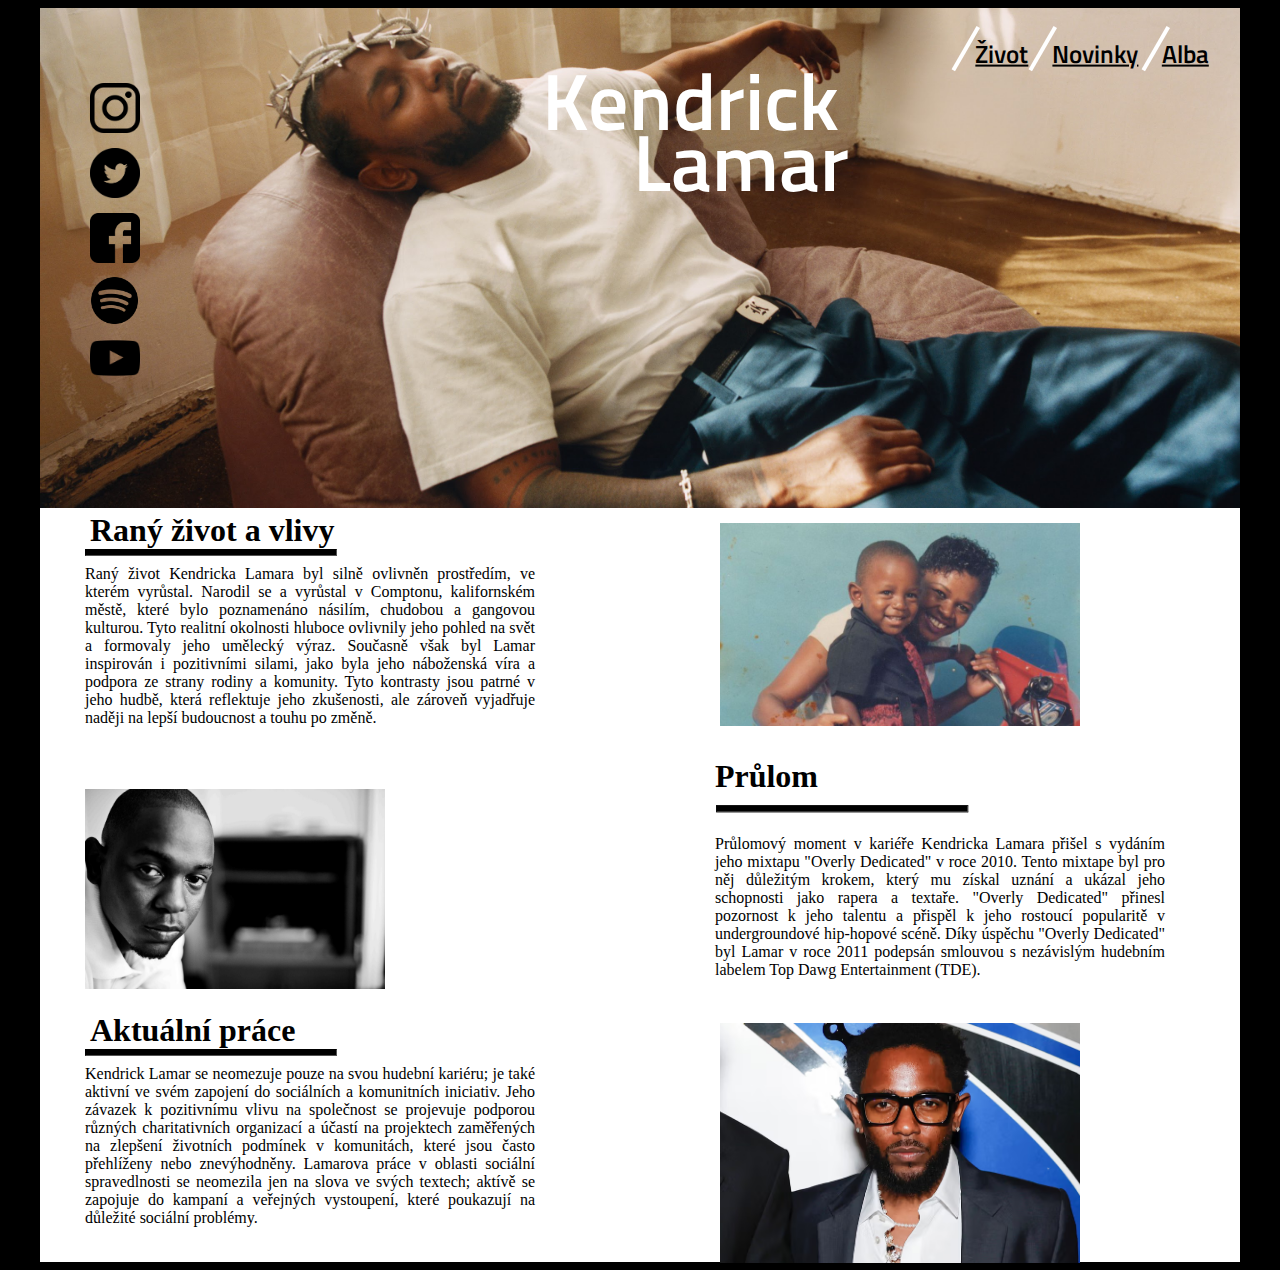
<file: stranky/index.html>
<!DOCTYPE html>
<html lang="en">
  <head>
    <meta charset="UTF-8" />
    <meta name="viewport" content="width=device-width, initial-scale=1.0" />
    <title>Document</title>
    <link rel="stylesheet" href="../stylopis/index.css">
  </head>
  <body>
    <div class="main">
      <div class="obrazky_menu">
        <div class="angled-line"></div>
        <div class="angled-line_nd"></div>
        <div class="angled-line_rd"></div>
        <div class="other_sites">
          <a href="#zivot" class="other_site_zivot">Život</a>
          <a href="novinky.html" class="other_site_novinky">Novinky</a>
          <a href="alba.html" class="other_site_alba">Alba</a>
        </div>
        <div class="kendrick_h1_div">
          <h1 class="kendrick_h1">Kendrick</h1>
          <h1 class="lamar_h1">Lamar</h1>
        </div>
        <img
          src="../obrazky/kendrick_lamar_main.jpg"
          class="main_obrazek"
          alt="kendrick lamar"
          title="kendrick_lamar"
        />
        <div class="icons">
          <img id="ig_logo" src="../obrazky/ig_logo.png" class="icon_ig" />
          <script>
            document.getElementById("ig_logo").addEventListener("click", function() {
                // Po kliknutí na obrázek provede se přesměrování na jinou stránku
                window.location.href = "https://www.instagram.com/kendricklamar/?hl=en";
            });
        </script>
        </div>
        <div class="icons">
          <img id="x_logo" src="../obrazky/x_logo.png" class="icon_x" />
          <script>
            document.getElementById("x_logo").addEventListener("click", function() {
                // Po kliknutí na obrázek provede se přesměrování na jinou stránku
                window.location.href = "https://x.com/kendricklamar?lang=en";
            });
        </script>
        </div>
        <div class="icons">
          <img id="fb_logo" src="../obrazky/facebook_logo.png" class="icon_fb" />
          <script>
            document.getElementById("fb_logo").addEventListener("click", function() {
                // Po kliknutí na obrázek provede se přesměrování na jinou stránku
                window.location.href = "https://www.facebook.com/kendricklamar/";
            });
        </script>
        </div>
        <div class="icons">
          <img id="sp_logo" src="../obrazky/spotify_logo.png" class="icon_spotify" />
          <script>
            document.getElementById("sp_logo").addEventListener("click", function() {
                // Po kliknutí na obrázek provede se přesměrování na jinou stránku
                window.location.href = "https://open.spotify.com/artist/2YZyLoL8N0Wb9xBt1NhZWg";
            });
        </script>
        </div>
        <div class="icons">
          <img id="yt_logo" src="../obrazky/youtube_logo.png" class="icon_yt" />
          <script>
            document.getElementById("yt_logo").addEventListener("click", function() {
                // Po kliknutí na obrázek provede se přesměrování na jinou stránku
                window.location.href = "https://www.youtube.com/channel/UC3lBXcrKFnFAFkfVk5WuKcQ";
            });
        </script>
        </div>
        <div class="right_side_img_div">
          <h1 id="zivot" class="left_side_h_st">Raný život a vlivy</h1>
          <hr class="hr_left" />
          <p class="left_side_p">
            Raný život Kendricka Lamara byl silně ovlivněn prostředím, ve kterém
            vyrůstal. Narodil se a vyrůstal v Comptonu, kalifornském městě,
            které bylo poznamenáno násilím, chudobou a gangovou kulturou. Tyto
            realitní okolnosti hluboce ovlivnily jeho pohled na svět a formovaly
            jeho umělecký výraz. Současně však byl Lamar inspirován i
            pozitivními silami, jako byla jeho náboženská víra a podpora ze
            strany rodiny a komunity. Tyto kontrasty jsou patrné v jeho hudbě,
            která reflektuje jeho zkušenosti, ale zároveň vyjadřuje naději na
            lepší budoucnost a touhu po změně.
          </p>
          <img
            class="right_side_img"
            alt="small kendrick"
            title="small kendrick"
            src="..\obrazky\small kendrick lamar.jpg"
          />
        </div>
        <div class="left_side_img_div">
          <h1 class="right_side_h">Průlom</h1>
          <hr class="hr_rigth" />
          <p class="right_side_p">
            Průlomový moment v kariéře Kendricka Lamara přišel s vydáním jeho
            mixtapu "Overly Dedicated" v roce 2010. Tento mixtape byl pro něj
            důležitým krokem, který mu získal uznání a ukázal jeho schopnosti
            jako rapera a textaře. "Overly Dedicated" přinesl pozornost k jeho
            talentu a přispěl k jeho rostoucí popularitě v undergroundové
            hip-hopové scéně. Díky úspěchu "Overly Dedicated" byl Lamar v roce
            2011 podepsán smlouvou s nezávislým hudebním labelem Top Dawg
            Entertainment (TDE).
          </p>
          <img
            class="left_side_img_aktualni_prace"
            src="..\obrazky\Kendrick Lamar 2010.jpg"
            alt="kebdrick lamar 2010"
            title="kendrick lamar 2010"
          />
        </div>
        <div class="right_side_img_div">
          <h1 class="left_side_h">Aktuální práce</h1>
          <hr class="hr_left" />
          <p class="left_side_p">
            Kendrick Lamar se neomezuje pouze na svou hudební kariéru; je také
            aktivní ve svém zapojení do sociálních a komunitních iniciativ. Jeho
            závazek k pozitivnímu vlivu na společnost se projevuje podporou
            různých charitativních organizací a účastí na projektech zaměřených
            na zlepšení životních podmínek v komunitách, které jsou často
            přehlíženy nebo znevýhodněny. Lamarova práce v oblasti sociální
            spravedlnosti se neomezila jen na slova ve svých textech; aktívě se
            zapojuje do kampaní a veřejných vystoupení, které poukazují na
            důležité sociální problémy.
          </p>
          <img
            class="right_side_img"
            src="..\obrazky\kendrick lamar 2024.avif"
            title="aktualni prace"
            alt="aktualni prace"
          />
        </div>
      </div>
    </div>
  </body>
</html>
</file>
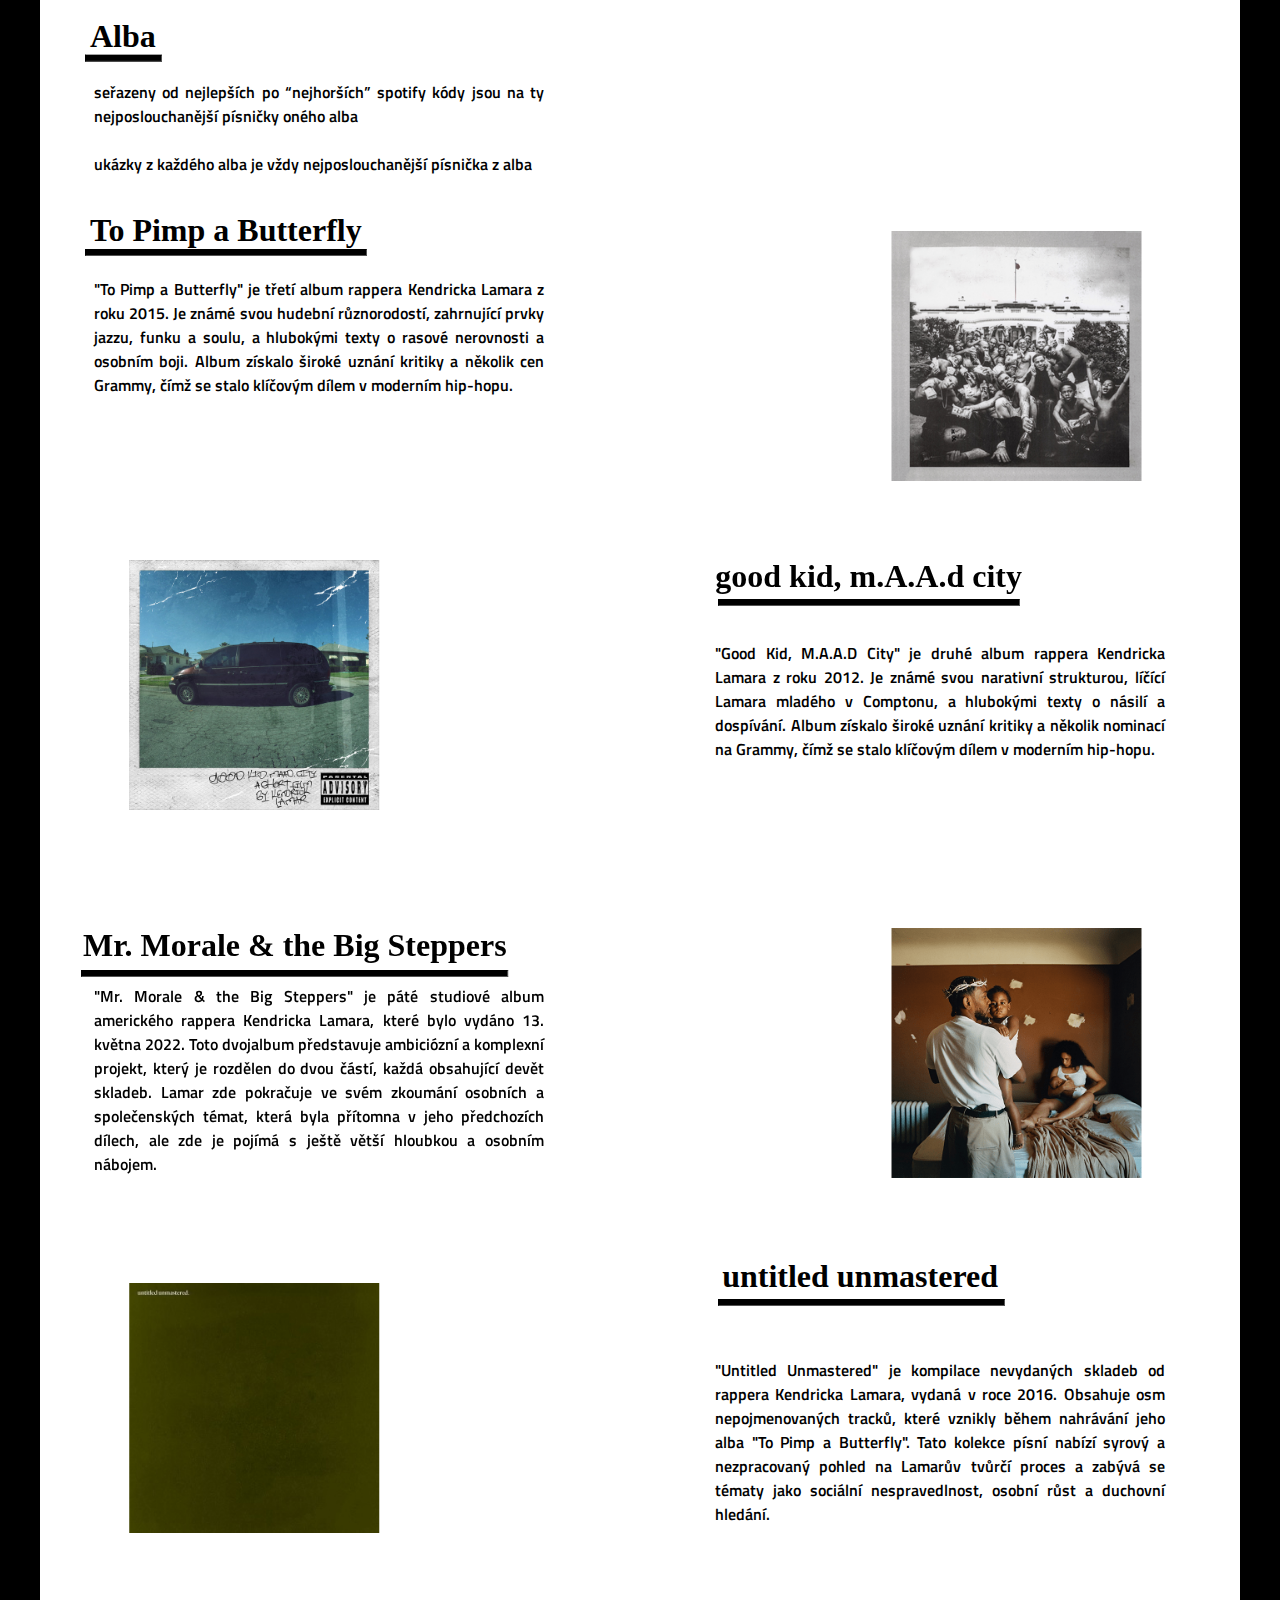
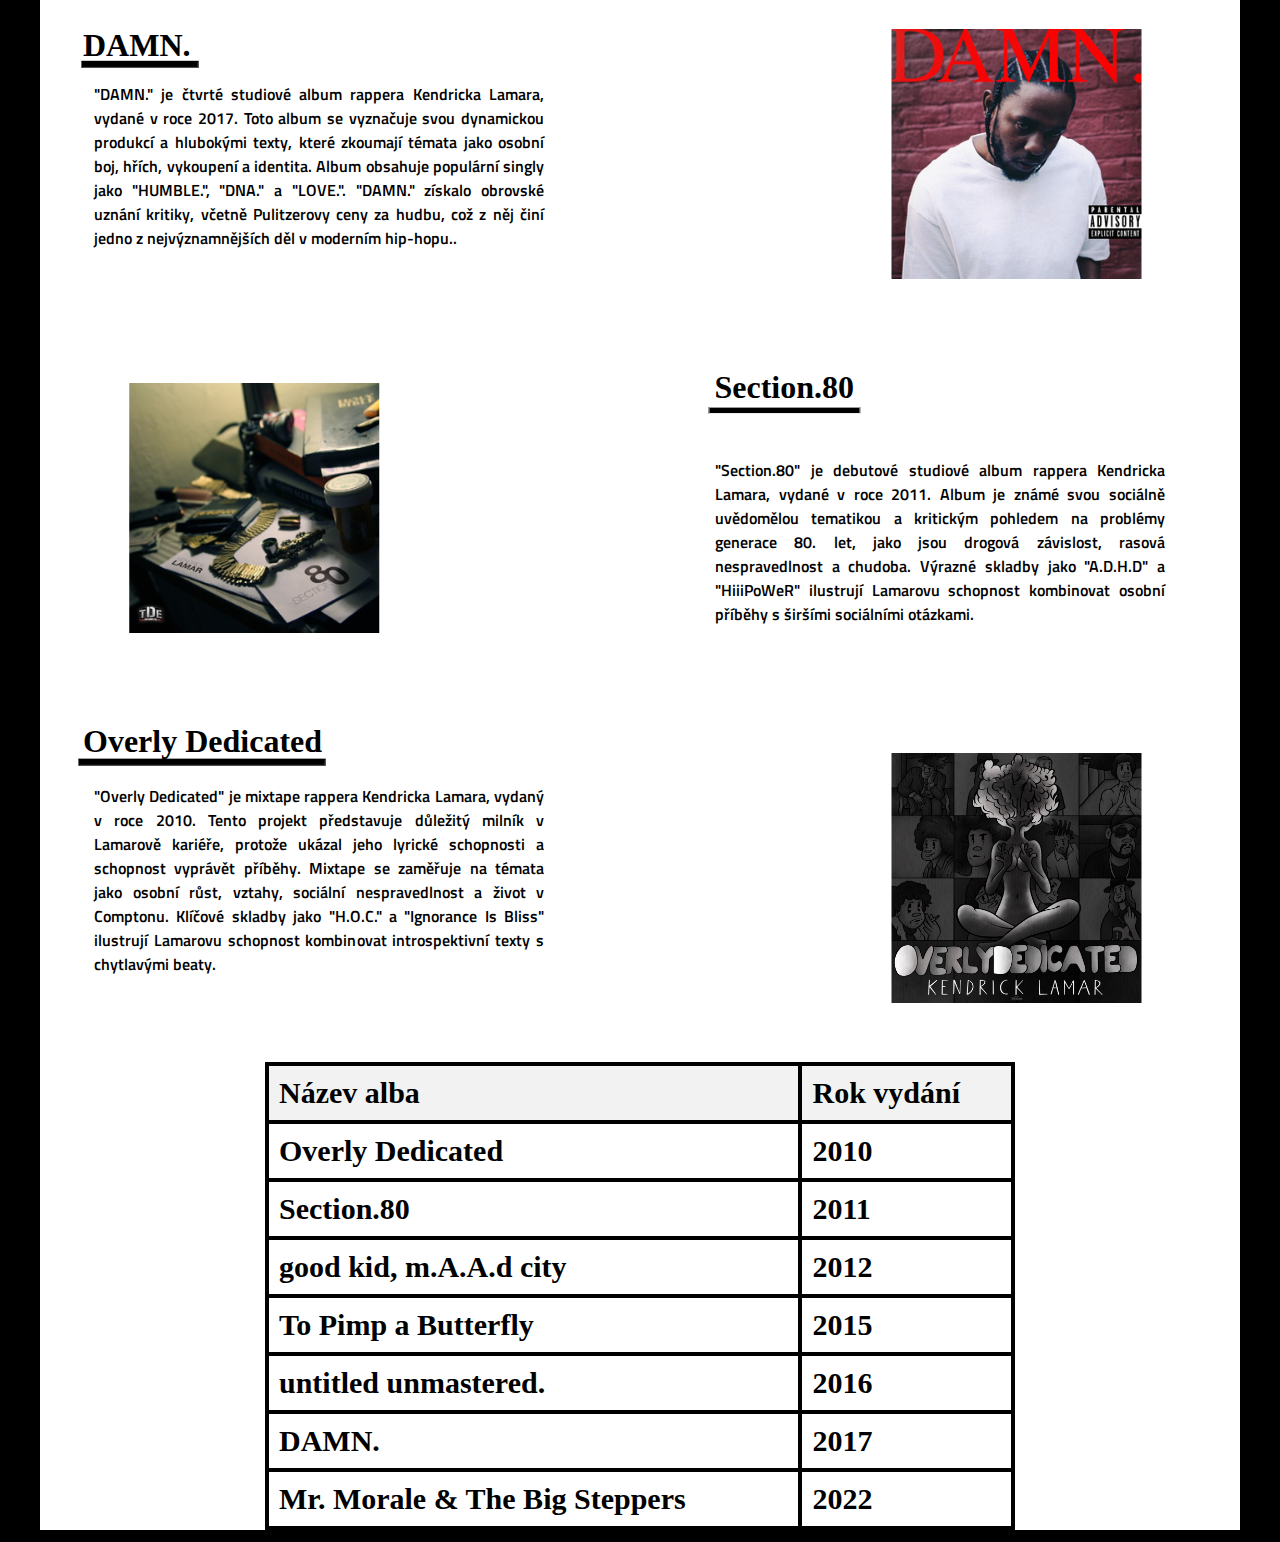
<file: stranky/alba.html>
<!DOCTYPE html>
<html lang="en">
  <head>
    <meta charset="UTF-8" />
    <meta name="viewport" content="width=device-width, initial-scale=1.0" />
    <title>Document</title>
    <link rel="stylesheet" href="../stylopis/alba.css">
  </head>
  <body>
    <div class="main">
      <div class="left_alba">
        <h1 class="left_side_h">Alba</h1>
        <hr class="hr_5th" />
        <p class="overly_dedicated_p">
          seřazeny od nejlepších po “nejhorších” spotify kódy jsou na ty
          nejposlouchanější písničky oného alba
          <br>
          <br>
          ukázky z každého alba je vždy nejposlouchanější písnička z alba
        </p>
      </div>
      <div class="right_side_img_div">
        <h1 class="left_side_h_st">To Pimp a Butterfly</h1>
        <hr class="hr_st" />
        <p class="overly_dedicated_p">
          "To Pimp a Butterfly" je třetí album rappera Kendricka Lamara z roku
          2015. Je známé svou hudební různorodostí, zahrnující prvky jazzu,
          funku a soulu, a hlubokými texty o rasové nerovnosti a osobním boji.
          Album získalo široké uznání kritiky a několik cen Grammy, čímž se
          stalo klíčovým dílem v moderním hip-hopu.
        </p>
        <img
          class="to_pimp_a_butterly"
          src="..\obrazky\to pimp a butterly.png"
          title="to pimp a butterly"
          alt="to pimp a butterly"
        />
        <iframe
          class="Wesleys_theory"
          style="border-radius: 12px"
          src="https://open.spotify.com/embed/track/7Ks4VCY1wFebnOdJrM13t6?utm_source=generator"
          width="50%"
          height="150"
          frameborder="0"
          allowfullscreen=""
          allow="autoplay; clipboard-write; encrypted-media; fullscreen; picture-in-picture"
          loading="lazy"
        ></iframe>
      </div>
      <div class="left_side_img_div">
        <h1 class="nd_h1">good kid, m.A.A.d city</h1>
        <hr class="hr_nd" />
        <p class="right_side_p">
          "Good Kid, M.A.A.D City" je druhé album rappera Kendricka Lamara z
          roku 2012. Je známé svou narativní strukturou, líčící Lamara mladého v
          Comptonu, a hlubokými texty o násilí a dospívání. Album získalo široké
          uznání kritiky a několik nominací na Grammy, čímž se stalo klíčovým
          dílem v moderním hip-hopu.
        </p>
        <img
          class="left_side_img"
          src="..\obrazky\good maad city.jpg"
          title="good maad city"
          alt="good maad city"
        />
        <iframe
          class="maad_city"
          style="border-radius: 12px"
          src="https://open.spotify.com/embed/track/2cDCojn6uIBM6A5xTAbl3H?utm_source=generator"
          width="50%"
          height="150"
          frameborder="0"
          allowfullscreen=""
          allow="autoplay; clipboard-write; encrypted-media; fullscreen; picture-in-picture"
          loading="lazy"
        ></iframe>
      </div>
      <div class="right_side_img_div">
        <h1 class="mr_morale">Mr. Morale & the Big Steppers</h1>
        <hr class="hr_mr_morale" />
        <p class="overly_dedicated_p">
          "Mr. Morale & the Big Steppers" je páté studiové album amerického
          rappera Kendricka Lamara, které bylo vydáno 13. května 2022. Toto
          dvojalbum představuje ambiciózní a komplexní projekt, který je
          rozdělen do dvou částí, každá obsahující devět skladeb. Lamar zde
          pokračuje ve svém zkoumání osobních a společenských témat, která byla
          přítomna v jeho předchozích dílech, ale zde je pojímá s ještě větší
          hloubkou a osobním nábojem.
        </p>
        <img
          class="right_side_img"
          src="..\obrazky\Mr. Morale & The Big Steppers kendrick lamar.png"
          title="Mr. Morale & The Big Steppers kendrick lamar"
          alt="Mr. Morale & The Big Steppers kendrick lamar"
        />
        <iframe
          class="mr_morale_i"
          style="border-radius: 12px"
          src="https://open.spotify.com/embed/track/0fX4oNGBWO3dSGUZcVdVV2?utm_source=generator"
          width="50%"
          height="150"
          frameborder="0"
          allowfullscreen=""
          allow="autoplay; clipboard-write; encrypted-media; fullscreen; picture-in-picture"
          loading="lazy"
        ></iframe>
      </div>
      <div class="left_side_img_div">
        <h1 class="fourth_h1">untitled unmastered</h1>
        <hr class="hr_4th" />
        <p class="right_side_p">
          "Untitled Unmastered" je kompilace nevydaných skladeb od rappera
          Kendricka Lamara, vydaná v roce 2016. Obsahuje osm nepojmenovaných
          tracků, které vznikly během nahrávání jeho alba "To Pimp a Butterfly".
          Tato kolekce písní nabízí syrový a nezpracovaný pohled na Lamarův
          tvůrčí proces a zabývá se tématy jako sociální nespravedlnost, osobní
          růst a duchovní hledání.
        </p>
        <img
          class="untitled_unmastered_img"
          src="..\obrazky\untitled unmastered.jpg"
          title="untitled unmastered"
          alt="untitled unmastered"
        />
        <iframe
        class="untitled_unmastered"
          style="border-radius: 12px"
          src="https://open.spotify.com/embed/track/3V8vWoCbKbfjNrPaQ4YtSg?utm_source=generator"
          width="50%"
          height="150"
          frameborder="0"
          allowfullscreen=""
          allow="autoplay; clipboard-write; encrypted-media; fullscreen; picture-in-picture"
          loading="lazy"
        ></iframe>
      </div>
      <div class="right_side_img_div">
        <h1 class="h1_DAMN">DAMN.</h1>
        <hr class="DAMN_hr" />
        <p class="overly_dedicated_p">
          "DAMN." je čtvrté studiové album rappera Kendricka Lamara, vydané v
          roce 2017. Toto album se vyznačuje svou dynamickou produkcí a
          hlubokými texty, které zkoumají témata jako osobní boj, hřích,
          vykoupení a identita. Album obsahuje populární singly jako "HUMBLE.",
          "DNA." a "LOVE.". "DAMN." získalo obrovské uznání kritiky, včetně
          Pulitzerovy ceny za hudbu, což z něj činí jedno z nejvýznamnějších děl
          v moderním hip-hopu..
        </p>
        <img class="DAMN" src="..\obrazky\DAMN.jpg" title="DAMN" alt="DAMN" />
        <iframe
          style="border-radius: 12px"
          class="DAMN_iframe"
          src="https://open.spotify.com/embed/album/6FtMVj43dHUE5XQxenfnlo?utm_source=generator"
          width="50%"
          height="150"
          frameborder="0"
          allowfullscreen=""
          allow="autoplay; clipboard-write; encrypted-media; fullscreen; picture-in-picture"
          loading="lazy"
        ></iframe>
      </div>
      <div class="left_side_img_div">
        <h1 class="fifth_h1">Section.80</h1>
        <hr class="hr_section_80" />
        <p class="right_side_p">
          "Section.80" je debutové studiové album rappera Kendricka Lamara,
          vydané v roce 2011. Album je známé svou sociálně uvědomělou tematikou
          a kritickým pohledem na problémy generace 80. let, jako jsou drogová
          závislost, rasová nespravedlnost a chudoba. Výrazné skladby jako
          "A.D.H.D" a "HiiiPoWeR" ilustrují Lamarovu schopnost kombinovat osobní
          příběhy s širšími sociálními otázkami.
        </p>
        <img
          class="untitled_unmastered_img"
          src="..\obrazky\Section.80.jpg"
          title="Section.80"
          alt="Section.80"
        />
        <iframe
          style="border-radius: 12px"
          class="Section80_iframe"
          src="https://open.spotify.com/embed/track/2Fw5S2gaOSZzdN5dFoC2dj?utm_source=generator"
          width="50%"
          height="150"
          frameborder="0"
          allowfullscreen=""
          allow="autoplay; clipboard-write; encrypted-media; fullscreen; picture-in-picture"
          loading="lazy"
        ></iframe>
      </div>
      <div class="right_side_img_div">
        <h1 class="overly_dedicated_h">Overly Dedicated</h1>
        <hr class="hr_overly_dedicated" />
        <p class="overly_dedicated_p">
          "Overly Dedicated" je mixtape rappera Kendricka Lamara, vydaný v roce
          2010. Tento projekt představuje důležitý milník v Lamarově kariéře,
          protože ukázal jeho lyrické schopnosti a schopnost vyprávět příběhy.
          Mixtape se zaměřuje na témata jako osobní růst, vztahy, sociální
          nespravedlnost a život v Comptonu. Klíčové skladby jako "H.O.C." a
          "Ignorance Is Bliss" ilustrují Lamarovu schopnost kombinovat
          introspektivní texty s chytlavými beaty.
        </p>
        <img
          class="Overly_dedicated"
          src="..\obrazky\Overly dedicated.jpg"
          title="Overly dedicated"
          alt="Overly dedicated"
        />
        <iframe
          class="Ignorance_is_bliss"
          style="border-radius: 12px"
          src="https://open.spotify.com/embed/track/53mCo1wDJ12iZNq9LgIeg2?utm_source=generator"
          width="50%"
          height="150"
          frameborder="0"
          allowfullscreen=""
          allow="autoplay; clipboard-write; encrypted-media; fullscreen; picture-in-picture"
          loading="lazy"
        ></iframe>
      </div>
      <table>
        <thead>
          <tr>
            <th>Název alba</th>
            <th>Rok vydání</th>
          </tr>
        </thead>
        <tbody>
          <tr>
            <td>Overly Dedicated</td>
            <td>2010</td>
          </tr>
          <tr>
            <td>Section.80</td>
            <td>2011</td>
          </tr>
          <tr>
            <td>good kid, m.A.A.d city</td>
            <td>2012</td>
          </tr>
          <tr>
            <td>To Pimp a Butterfly</td>
            <td>2015</td>
          </tr>
          <tr>
            <td>untitled unmastered.</td>
            <td>2016</td>
          </tr>
          <tr>
            <td>DAMN.</td>
            <td>2017</td>
          </tr>
          <tr>
            <td>Mr. Morale & The Big Steppers</td>
            <td>2022</td>
          </tr>
        </tbody>
      </table>
    </div>
  </body>
</html>
</file>
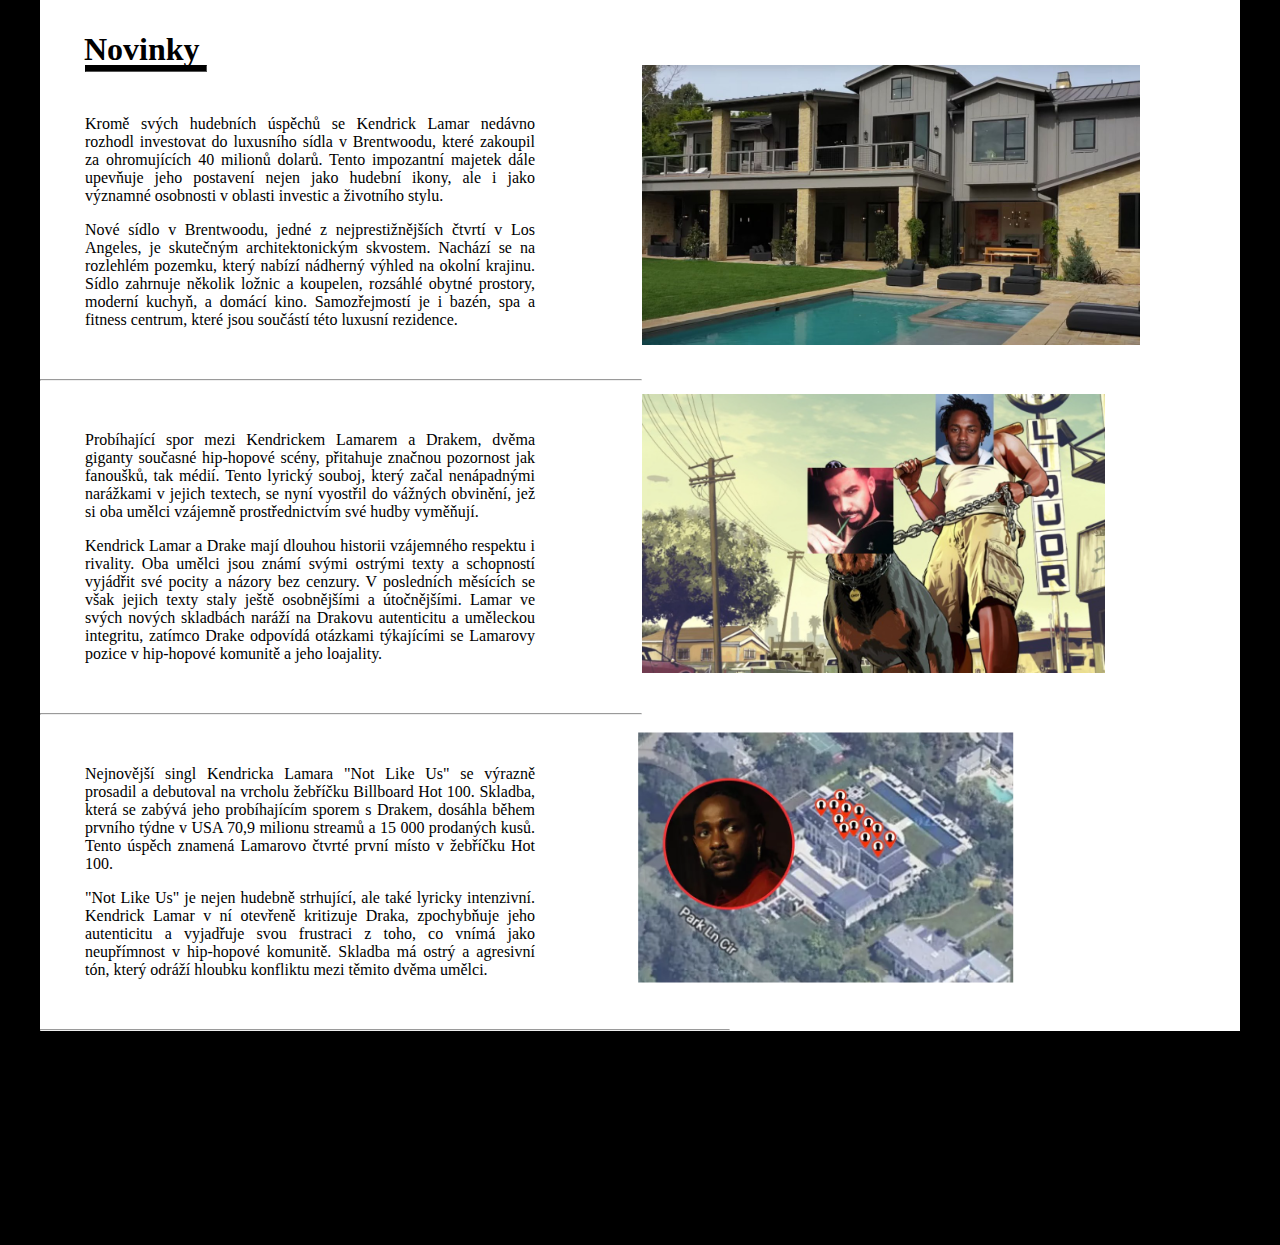
<file: stranky/novinky.html>
<!DOCTYPE html>
<html lang="en">

<head>
  <meta charset="UTF-8" />
  <meta name="viewport" content="width=device-width, initial-scale=1.0" />
  <title>Document</title>

  <link rel="stylesheet" href="../stylopis/novinky.css">

</head>

<body>
  <div class="main">
    <h1 class="left_side_h">Novinky</h1>
    <hr class="hr_left" />
    <div class="left">
      <p class="left_side_p">
        Kromě svých hudebních úspěchů se Kendrick Lamar nedávno rozhodl
        investovat do luxusního sídla v Brentwoodu, které zakoupil za
        ohromujících 40 milionů dolarů. Tento impozantní majetek dále upevňuje
        jeho postavení nejen jako hudební ikony, ale i jako významné osobnosti
        v oblasti investic a životního stylu.
      </p>
      <p class="another_p">
        Nové sídlo v Brentwoodu, jedné z nejprestižnějších čtvrtí v Los
        Angeles, je skutečným architektonickým skvostem. Nachází se na
        rozlehlém pozemku, který nabízí nádherný výhled na okolní krajinu.
        Sídlo zahrnuje několik ložnic a koupelen, rozsáhlé obytné prostory,
        moderní kuchyň, a domácí kino. Samozřejmostí je i bazén, spa a fitness
        centrum, které jsou součástí této luxusní rezidence.
      </p>
      <img class="brentwood_mansion" src="..\obrazky\mansion in brentwood.jpg" title="mansion in brentwood"
        alt="mansion in brentwood">
      <hr class="hr_xd">
    </div>
    <div class="left">
      <p class="left_side_p">
        Probíhající spor mezi Kendrickem Lamarem a Drakem, dvěma giganty
        současné hip-hopové scény, přitahuje značnou pozornost jak fanoušků,
        tak médií. Tento lyrický souboj, který začal nenápadnými narážkami v
        jejich textech, se nyní vyostřil do vážných obvinění, jež si oba
        umělci vzájemně prostřednictvím své hudby vyměňují.
      </p>
      <p class="another_p">
        Kendrick Lamar a Drake mají dlouhou historii vzájemného respektu i
        rivality. Oba umělci jsou známí svými ostrými texty a schopností
        vyjádřit své pocity a názory bez cenzury. V posledních měsících se
        však jejich texty staly ještě osobnějšími a útočnějšími. Lamar ve
        svých nových skladbách naráží na Drakovu autenticitu a uměleckou
        integritu, zatímco Drake odpovídá otázkami týkajícími se Lamarovy
        pozice v hip-hopové komunitě a jeho loajality.
      </p>
      <img class="kendrick_lamar" src="..\obrazky\kendrick_lamar.png" title="kendrick_lamar" alt="kendrick_lamar">
      <hr class="hr_xd">
    </div>
    <div class="left">
      <p class="left_side_p">
        Nejnovější singl Kendricka Lamara "Not Like Us" se výrazně prosadil a
        debutoval na vrcholu žebříčku Billboard Hot 100. Skladba, která se
        zabývá jeho probíhajícím sporem s Drakem, dosáhla během prvního týdne
        v USA 70,9 milionu streamů a 15 000 prodaných kusů. Tento úspěch
        znamená Lamarovo čtvrté první místo v žebříčku Hot 100.
      </p>
      <p class="another_p">
        "Not Like Us" je nejen hudebně strhující, ale také lyricky intenzivní.
        Kendrick Lamar v ní otevřeně kritizuje Draka, zpochybňuje jeho
        autenticitu a vyjadřuje svou frustraci z toho, co vnímá jako
        neupřímnost v hip-hopové komunitě. Skladba má ostrý a agresivní tón,
        který odráží hloubku konfliktu mezi těmito dvěma umělci.
      </p>
      <img class="not_like_us" src="..\obrazky\not like us.jpg" title="not like us" alt="not like us">
      <hr class="hr_xd">
    </div>
  </div>
</body>

</html>
</file>
<file: stylopis/index.css>
@font-face {
/*proměnná*/
font-family: "kendrick_lamar_font";
src: url("../fonty/Titillium_Web/TitilliumWeb-SemiBold.ttf")
    format("truetype"); /*formát truetype*/
}
.kendrick_h1 {
font-family: "kendrick_lamar_font", sans-serif; /*sans-serif, pokud se nenačte kendrick_lamar_h1, tak se načte sans-serif*/
position: absolute;
justify-content: center;
display: inline-block;
transform: translate(-45%, -70%);
font-size: 80px;
color: white;
}
.kendrick_h1_div {
position: absolute;
top: 2%; /* Posunutí nahoru o polovinu výšky rodiče */
left: 47%; /* Posunutí doleva o polovinu šířky rodiče */
}

.lamar_h1 {
font-family: "kendrick_lamar_font", sans-serif; /*sans-serif, pokud se nenačte kendrick_lamar_h1, tak se načte sans-serif*/
position: absolute;
justify-content: center;
display: inline-block;
transform: translate(-20%, -20%);
font-size: 80px;
color: white;
}

.kendrick_h1_div {
position: absolute;
top: 5%; /* Posunutí nahoru o polovinu výšky rodiče */
left: 53%; /* Posunutí doleva o polovinu šířky rodiče */
}

body {
background-color: rgb(0, 0, 0);
}
.main {
width: 1200px;
margin: auto;
text-align: center;
position: relative;
}

.main_obrazek {
width: 1200px;
}

.icon_ig,
.icon_x,
.icon_fb,
.icon_spotify,
.icon_yt {
width: 50px;
height: 50px;
position: absolute;
left: 50px;
}

.icon_ig {
top: 75px;
}
.icon_x {
top: 140px;
}
.icon_fb {
top: 205px;
}
.icon_spotify {
top: 255px;
}
.icon_yt {
top: 325px;
}

.icon_spotify {
width: 75px;
height: 75px;
left: 37px;
}
.icon_yt {
filter: grayscale(100%) brightness(0);
}

.changing_color {
/*mix-blend-mode: darken;*/
position: absolute;
left: 100px;
}

.obrazky_menu {
width: 1200px;
background-color: rgb(255, 255, 255);
position: relative;
padding: 0px;
}

.left_side_h {
text-align: left;
padding-left: 50px;
margin-bottom: 0px;
margin-top: -20px;
}

.left_side_h_st {
text-align: left;
padding-left: 50px;
margin-bottom: 0px;
margin-top: 0px;
}
.right_side_h {
text-align: right;
padding-left: none;
padding-right: 50px;
margin-bottom: 0px;
transform: translate(-31%, -11%);
margin-top: 0px;
}
.left_side_p {
margin-left: 45px;
width: 450px;
}
.right_side_p {
margin-left: none;
margin-right: 45px;
width: 450px;
transform: translate(+150%, +25%);
margin-top: 0px;
}

.hr_left,
.hr_rigth {
margin-top: 0px;
height: 5px;
width: 250px;
float: left;
margin-left: 45px;
}

.hr_rigth {
float: right;
margin-left: none;
margin-right: 45px;
margin-bottom: 0px;
transform: translate(-90%, 90%);
}
.left_side_img {
width: 30%;
height: 20%;
float: left;
margin-top: -220px;
padding-left: 45px;
object-fit: cover;
}
.right_side_img {
width: 30%;
float: right;
margin-top: -220px;
padding-right: 160px;
}
.right_side_img_div {
gap: 0px;
align-items: flex-start;
height: 250px;
}
.left_side_img_div {
margin-bottom: 20px;
gap: 0px;
width: 1200px;
height: 250px;
}
.left_side_img_aktualni_prace {
height: 200px;
width: auto;
float: left;
margin-top: -220px;
padding-left: 45px;
padding-top: 50px;
}

.other_site_zivot {
    position: absolute;
    float: right;
    word-spacing: 15px;
    font-size: 25px;
    font-family: "kendrick_lamar_font";
    right: 50px;
    color:rgb(255, 255, 255);
    transform: translate(-305%, 70%);
}
.other_site_novinky {
    position: absolute;
    float: right;
    word-spacing: 15px;
    font-size: 25px;
    font-family: "kendrick_lamar_font";
    right: 50px;
    color:rgb(255, 255, 255);
    transform: translate(-60%, 70%);
}

.other_site_alba {
    position: absolute;
    float: right;
    word-spacing: 15px;
    font-size: 25px;
    font-family: "kendrick_lamar_font";
    right: 50px;
    color:rgb(255, 255, 255);
    transform: translate(40%, 70%);
}

.angled-line {
    display: inline-block;
    width: 50px; /* délka čáry */
    height: 4px; /* tloušťka čáry */
    background-color: rgb(255, 255, 255); /* barva čáry */
    transform: rotate(120deg); /* úhel otočení v stupních */
    transform-origin: top left; /* bod, kolem kterého se bude element otáčet */
    margin-left: 5px; /* mezera mezi textem a čárou */
    margin-right: 5px; /* mezera mezi čárou a dalším textem */
    margin-top: 20px;
    left: 935px;
    position: absolute;
}

.angled-line_nd {
    display: inline-block;
    width: 50px; /* délka čáry */
    height: 4px; /* tloušťka čáry */
    background-color: rgb(255, 255, 255); /* barva čáry */
    transform: rotate(120deg); /* úhel otočení v stupních */
    transform-origin: top left; /* bod, kolem kterého se bude element otáčet */
    margin-left: 5px; /* mezera mezi textem a čárou */
    margin-right: 5px; /* mezera mezi čárou a dalším textem */
    margin-top: 20px;
    left: 1012px;
    position: absolute;
}
.angled-line_rd {
    display: inline-block;
    width: 50px; /* délka čáry */
    height: 4px; /* tloušťka čáry */
    background-color: rgb(255, 255, 255); /* barva čáry */
    transform: rotate(120deg); /* úhel otočení v stupních */
    transform-origin: top left; /* bod, kolem kterého se bude element otáčet */
    margin-left: 5px; /* mezera mezi textem a čárou */
    margin-right: 5px; /* mezera mezi čárou a dalším textem */
    margin-top: 20px;
    left: 1125px;
    position: absolute;
}
.p_ostani_stranky {
    color: white;
}
hr {
    background-color: rgb(0, 0, 0);
    border-color: rgb(0, 0, 0);
}
div p {
    text-align: justify;
}
a:link {
    color:rgb(0, 0, 0);
}
a:hover {
    color:blue;
}
a:visited {
    color:white;
}
a:active {
    color:rgb(104, 24, 179);
}
</file>
<file: stylopis/alba.css>
body {
    background-color: black;
}
table {
width: 750px;
border-collapse: collapse;
margin: auto;
position: relative;
}
th,
td {
border: 4px solid black; /* Silnější černý rám */
padding: 10px; /* Více výplně pro lepší čitelnost */
text-align: left;
font-weight: bold;
font-size: 30px;
}
th {
background-color: #f2f2f2;
}

@font-face {
/*proměnná*/
font-family: "kendrick_lamar_font";
src: url("../fonty/Titillium_Web/TitilliumWeb-SemiBold.ttf")
    format("truetype"); /*formát truetype*/
}
.main {
width: 1200px;
margin: auto;
text-align: center;
position: relative;
background-color: white;
}
.left_side_h {
text-align: left;
padding-left: 50px;
margin-bottom: 0px;
margin-top: -20px;
}
.h1_DAMN {
text-align: left;
padding-left: 50px;
margin-bottom: 0px;
margin-top: -20px;
transform: translate(-21%, 40%);
}
.mr_morale {
text-align: left;
padding-left: 50px;
margin-bottom: 0px;
margin-top: -20px;
transform: translate(-21%, +40%);
}
.overly_dedicated_h {
text-align: left;
padding-left: 50px;
margin-bottom: 0px;
margin-top: -20px;
transform: translate(-21%, +30%);
text-align: justify;
}
.hr_overly_dedicated {
margin-top: 0px;
height: 5px;
background-color: black;
border-color: rgb(0, 0, 0);
width: 245px;
float: left;
margin-left: 45px;
transform: translate(-122%, +140%);
}
.overly_dedicated_p {
padding-left: 350px;
text-align: justify;
width: 450px;
font-family: "kendrick_lamar_font";
transform: translate(-37%, +10%);
}
.mr_morale_p {
padding-left: 350px;
text-align: justify;
width: 450px;
font-family: "kendrick_lamar_font";
transform: translate(-37%, +15%);
}
.left_side_h_st {
text-align: left;
padding-left: 50px;
margin-bottom: 0px;
margin-top: 50px;
}
.right_side_h {
text-align: left;
padding-left: none;
padding-right: 50px;
padding-top: 50px;
margin-bottom: 0px;
transform: translate(-31%, -11%);
margin-top: 0px;
}
.left_side_p {
padding-left: 45px;
text-align: left;
width: auto;
text-align: justify;
font-family: "kendrick_lamar_font";
background-color: rgb(127, 62, 211);
}
.right_side_p {
margin-left: none;
margin-right: 45px;
text-align: justify;
width: 450px;
transform: translate(+150%, +35%);
margin-top: 0px;
font-family: "kendrick_lamar_font";
}
.mr_morale_p {
margin-left: 0px;
margin-right: 0px;
padding-left: 0px;
text-align: left;
width: 450px;
transform: none; /* odstranění transformace */
margin-top: 0px;
font-family: "kendrick_lamar_font";
line-height: normal; /* přidání normální výšky řádku */
}
.DAMN_hr {
margin-top: 0px;
height: 5px;
background-color: black;
border-color: rgb(0, 0, 0);
width: 115px;
float: left;
margin-left: 45px;
transform: translate(-255%, +170%);
}
.hr_left,
.hr_rigth {
margin-top: 0px;
height: 5px;
background-color: black;
border-color: rgb(0, 0, 0);
width: 250px;
float: left;
margin-left: 45px;
}

.hr_rigth {
float: right;
margin-left: none;
margin-right: 45px;
margin-bottom: 0px;
transform: translate(-90%, 90%);
}
.hr_section_80 {
width: 150px;
height: 5px;
background-color: black;
float: right;
margin-left: none;
margin-right: 45px;
margin-bottom: 0px;
transform: translate(-220%, 0%);
}
.nd_h1 {
text-align: right;
padding-left: none;
padding-right: 50px;
margin-bottom: 0px;
transform: translate(-14%, -11%);
margin-top: 0px;
}
.fourth_h1 {
text-align: right;
padding-left: none;
padding-right: 50px;
margin-bottom: 0px;
transform: translate(-16%, -11%);
margin-top: 0px;
}
.fifth_h1 {
text-align: right;
padding-left: none;
padding-right: 50px;
margin-bottom: 0px;
transform: translate(-28%, +20%);
margin-top: 0px;
}

.hr_st {
margin-top: 0px;
height: 5px;
background-color: black;
border-color: rgb(0, 0, 0);
width: 280px;
float: left;
margin-left: 45px;
}
.hr_mr_morale {
margin-top: 0px;
height: 5px;
background-color: black;
border-color: rgb(0, 0, 0);
width: 425px;
float: left;
margin-left: 45px;
transform: translate(-70%, +300%);
}
.hr_nd {
margin-top: 0px;
height: 5px;
background-color: black;
border-color: rgb(0, 0, 0);
width: 300px;
float: right;
margin-right: 220px;
}
.hr_rd {
margin-top: 0px;
height: 5px;
background-color: black;
border-color: rgb(0, 0, 0);
width: 430px;
float: left;
margin-left: 45px;
}

.hr_4th {
margin-top: 0px;
height: 5px;
background-color: black;
border-color: rgb(0, 0, 0);
width: 285px;
float: right;
margin-right: 235px;
}
.hr_5th {
margin-top: 0px;
height: 5px;
background-color: black;
border-color: rgb(0, 0, 0);
width: 75px;
float: left;
margin-left: 45px;
}
.right_side_img_div {
gap: 0px;
align-items: flex-start;
height: 350px;
}
.left_side_img_div {
margin-bottom: 20px;
gap: 0px;
width: 1200px;
height: 350px;
}

.left_alba {
text-align: justify;
text-align: left;
margin-bottom: 75px;
margin-top: -20px;
transform: translate(0%, +20%);
}
.right_side_img {
height: 250px;
width: auto;
float: right;
margin-top: -220px;
padding-right: 160px;
transform: translate(+15%, -10%);
}

.left_side_img {
height: 250px;
width: auto;
float: left;
padding-left: 45px;
object-fit: cover;
transform: translate(+15%, -70%);
}

.untitled_unmastered_img {
height: 250px;
width: auto;
float: left;
padding-left: 45px;
object-fit: cover;
transform: translate(+15%, -80%);
}
.Overly_dedicated {
height: 250px;
width: auto;
float: right;
margin-top: -220px;
padding-right: 160px;
transform: translate(+15%, +0%);
}
.DAMN {
height: 250px;
width: auto;
float: right;
margin-top: -220px;
padding-right: 160px;
transform: translate(+15%, +0%);
}

.to_pimp_a_butterly {
height: 250px;
width: auto;
float: right;
margin-top: -220px;
padding-right: 160px;
transform: translate(+15%, +20%);
}
.DAMN_iframe {
transform: translate(-10%, +10%);
}
.Section80_iframe {
transform: translate(-69%, +35%);
padding-bottom: 20px;
}
.Ignorance_is_bliss {
transform: translate(-10%, +10%);
}
.Wesleys_theory {
transform: translate(-10%, +10%);
}
.maad_city {
transform: translate(-69%, +60%);
}
.mr_morale_i {
transform: translate(-10%, +10%);
}
.untitled_unmastered {
transform: translate(-69%, +40%);
}
</file>
<file: stylopis/novinky.css>
body {
  background-color: black;
}
@font-face {
    /*proměnná*/
    font-family: "kendrick_lamar_font";
    src: url("../fonty/Titillium_Web/TitilliumWeb-SemiBold.ttf")
      format("truetype"); /*formát truetype*/
  }
  .main {
    width: 1200px;
    margin: auto;
    text-align: center;
    position: relative;
    background-color: white;
  }

  .right_side_img_div {
    gap: 0px;
    align-items: flex-start;
    height: 250px;
  }
  .right_side_img {
    width: 30%;
    float: right;
    margin-top: -220px;
    padding-right: 160px;
  }
  .left_side_h {
    text-align: left;
    padding-left: 45px;
    margin-bottom: 50px;
    margin-bottom: 0px;
    margin-top: -20px;
    padding: 20px;
    transform: translate(+2%, +30%);
  }
  .left_side_p {
    margin-left: 45px;
    margin-top: 50px;
    text-align: justify;
    width: 450px;
  }
  .another_p {
    margin-left: 45px;
    margin-top: 0px;
    text-align: justify;
    width: 450px;
  }
  .hr_left {
    margin-top: 0px;
    height: 5px;
    background-color: black;
    border-color: rgb(0, 0, 0);
    width: 120px;
    float: left;
    margin-left: 45px;
  }
  .hr_xd {
    margin-top: 50px;
    color: white;
    background-color: white;
  }

  .brentwood_mansion {
    width: auto;
    height: 280px;
    float: right;
    padding-right: 100px;
    transform: translate(+0%, -100%);
    gap: 50px;
  }

  .kendrick_lamar {
    width: auto;
    height: 300px;
    float: right;
    padding-right: 135px;
    transform: translate(+0%, -95%);
    gap: 50px;
  }

  .not_like_us
  {
    width: auto;
    height: 250px;
    float: right;
    padding-right: 135px;
    transform: translate(-18%, -105%);
    gap: 50px;
  }
</file>
